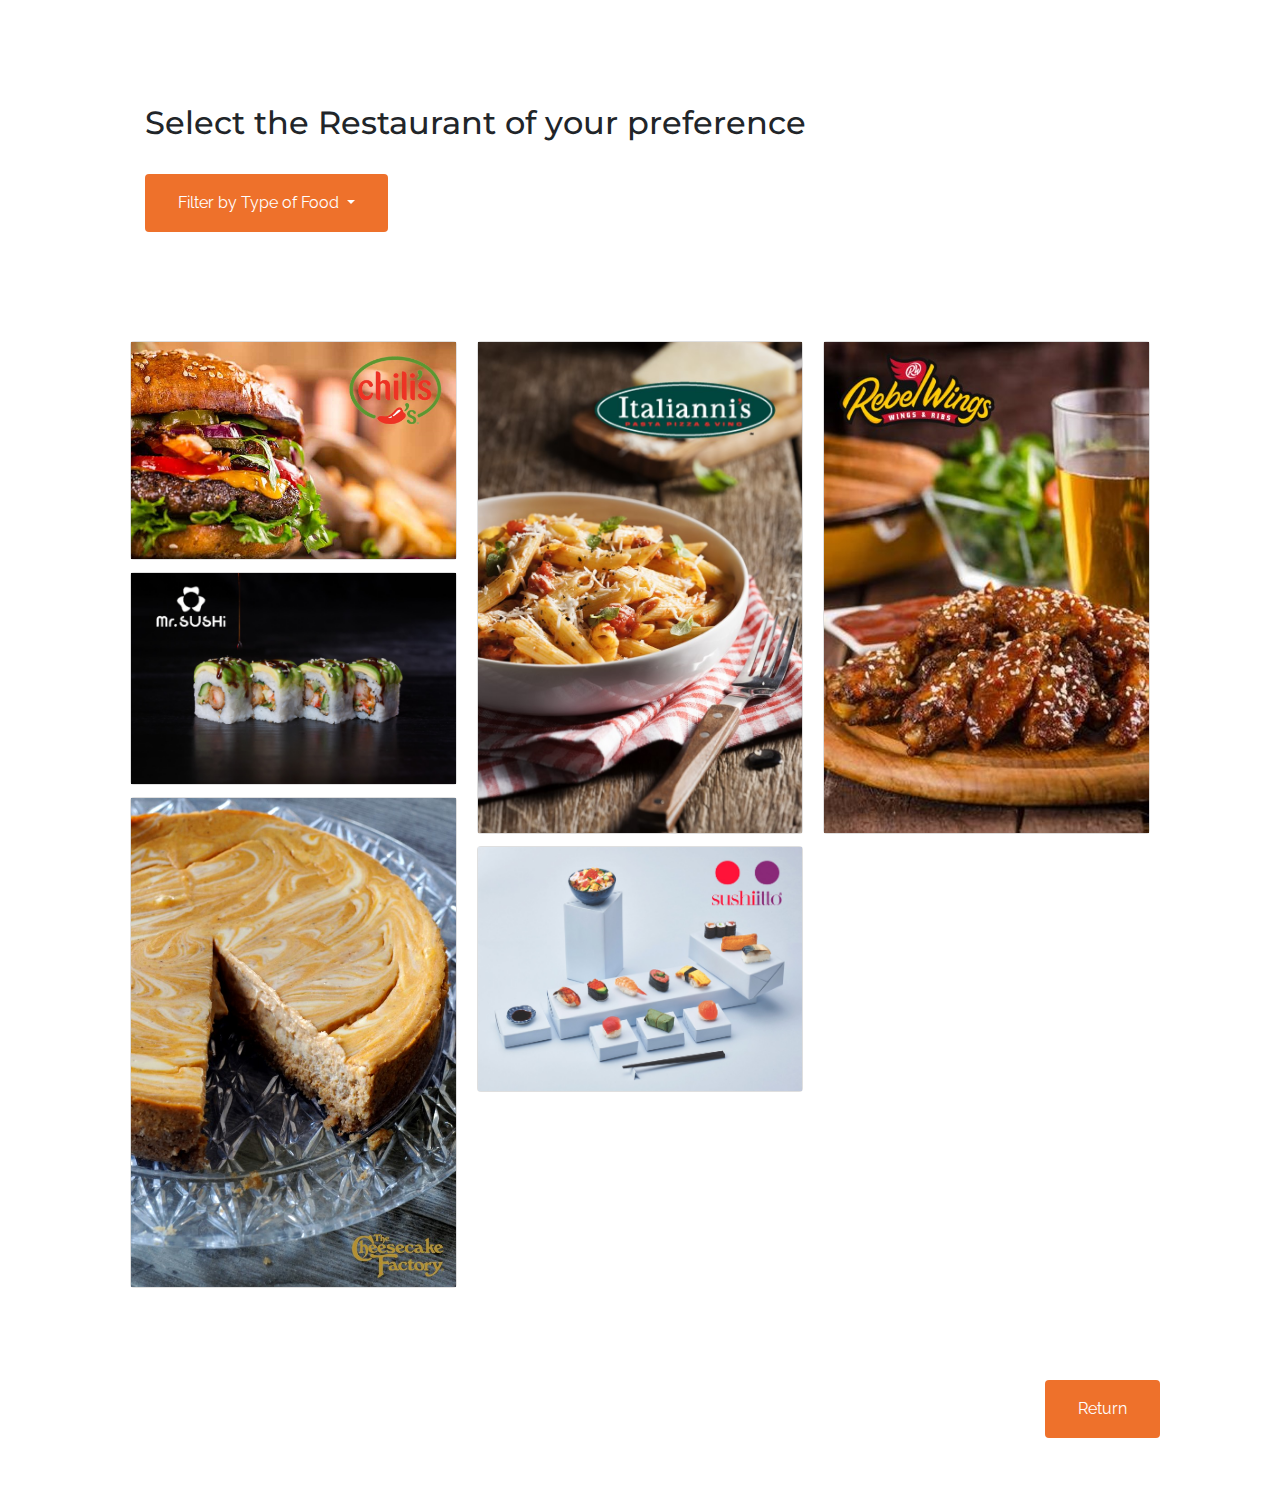
<file: Front/nr_catalogo_rest.html>
<!doctype html>
<html lang="en">
<link rel="icon" href="img/16.png" type="image/png" sizes="20x20">
  <head>
    <meta charset="utf-8">
    <meta name="viewport" content="width=device-width, initial-scale=1, shrink-to-fit=no">
    <link rel="stylesheet" href="https://maxcdn.bootstrapcdn.com/bootstrap/4.0.0/css/bootstrap.min.css" integrity="sha384-Gn5384xqQ1aoWXA+058RXPxPg6fy4IWvTNh0E263XmFcJlSAwiGgFAW/dAiS6JXm" crossorigin="anonymous">
    <link rel="stylesheet" type="text/css" href="css/style_1.css">
    <link rel="stylesheet" type="text/css" href="css/style3.css">
    <link rel="stylesheet" href="https://fonts.googleapis.com/css?family=Raleway:300,400,500,600,700%7CDancing+Script%7CMontserrat:400,700%7CMerriweather:400,300italic%7CLato:400,700,900">
    <title>Restaurants Catalogue | Dine-Split!</title>
  </head>

  <body>
    <div class="modal fade bd-example-modal-lg" tabindex="-1" role="dialog" id="menuRestaurante">
      <div class="modal-dialog modal-lg">
        <div class="modal-content">

              <div id="menu" class="container-fluid text-center">
                <h1 onclick="filter('all')" id="montse" style="font-size:50px; cursor: pointer">M  e n u</h1> <br> <br>
                <div id="montse"class="row" >
                  <div class="col-sm-4 col-lg-3 btn" onclick="filter('appetizer')">
                      <img src="img/01.png" class="option" alt="Appetizers">
                      <h3 >Appetizers</h3>
                  </div>
                  <div class="col-sm-4 col-lg-3 btn" onclick="filter('mdish')">
                      <img src="img/02.png" class="option" alt="Main Dish">
                      <h3>Main Dish</h3>
                  </div>
                  <div class="col-sm-4 col-lg-3 btn" onclick="filter('dessert')">
                      <img src="img/03.png" class="option" alt="Desserts">
                      <h3>Desserts</h3>
                  </div>
                  <div class="col-sm-4 col-lg-3 btn" onclick="filter('beverages')">
                      <img src="img/04.png" class="option" alt="Beverages">
                      <h3>Beverages</h3>
                  </div>
                </div>
              </div>

              <div class="column container mine" id="appetizer" name="appetizer">
                <div class="row">
                  <h1 id="montse">Appetizers</h1>
                </div>
                <div class="row">
                  <div class="col-s-12 col-md-4">
                    <img src="img/chilis/01.jpg" width="75%" height="75%">
                  </div>
                  <div class="col-s-12 col-md-4">
                    <h4>Fried Cheese</h4>
                    <p>Breaded Mozzarella cheese sticks, accompanied by Marinara sauce.</p>
                  </div>
                  <div class="col-s-12 col-md-4">
                    <h3>$150.00</h3>
                  </div>
                </div>
                <br><br>
                <div class="row">
                  <div class="col-s-12 col-md-4">
                    <img src="img/chilis/02.jpg" width="75%" height="75%">
                  </div>
                  <div class="col-s-12 col-md-4">
                    <h4>Ultimate Dipper</h4>
                    <p>Enjoy six incredible appetizers: <br>
                      Honey Chipotle Chicken Crisper <br>
                      Chicken Crispers <br>
                      Boneless Wings <br>
                      Famous Wings <br>
                      Fried Cheese <br>
                      Southwestern Eggrolls</p>
                  </div>
                  <div class="col-s-12 col-md-4">
                    <h3>$250.00</h3>
                  </div>
                </div>
              </div>

              <div class="column container mine" id="mdish" name="mdish">
                <div class="row">
                  <h1 id="montse">Main Dish</h1>
                </div>
                <div class="row">
                  <div class="col-s-12 col-md-4">
                    <img src="img/chilis/03.jpg" width="75%" height="75%">
                  </div>
                  <div class="col-s-12 col-md-4">
                    <h4>Famous Baby Back Ribs</h4>
                    <p>You can order half ribs of one flavor and half of another.<br>Accompanied with corn and french fries (368 g)</p>
                  </div>
                  <div class="col-s-12 col-md-4">
                    <h3>$380.00</h3>
                  </div>
                </div>
                <br><br>
                <div class="row">
                  <div class="col-s-12 col-md-4">
                    <img src="img/chilis/04.jpg" width="75%" height="75%">
                  </div>
                  <div class="col-s-12 col-md-4">
                    <h4>Oldtimer with Cheese</h4>
                    <p>Hamburger with mustard, lettuce, tomato, homemade pickles, red onion and Cheddar cheese.</p>
                  </div>
                  <div class="col-s-12 col-md-4">
                    <h3>$180.00</h3>
                  </div>
                </div>
                <br><br>
                <div class="row">
                  <div class="col-s-12 col-md-4">
                    <img src="img/chilis/05.png" width="75%" height="75%">
                  </div>
                  <div class="col-s-12 col-md-4">
                    <h4>Cajun Club Sandwich</h4>
                    <p>Sandwich with turkey or chicken breast, bacon, lettuce, tomato and a combination of cheeses. Accompanied by french fries.</p>
                  </div>
                  <div class="col-s-12 col-md-4">
                    <h3>$200.00</h3>
                  </div>
                </div>
              </div>

              <div class="column container mine" id="dessert" name="dessert">
                <div class="row">
                  <h1 id="montse">Desserts</h1>
                </div>
                <div class="row">
                  <div class="col-s-12 col-md-4">
                    <img src="img/chilis/06.jpg" width="75%" height="75%">
                  </div>
                  <div class="col-s-12 col-md-4">
                    <h4>Mini Molten</h4>
                    <p>Try our exquisite version of molten chocolate cake individually.</p>
                  </div>
                  <div class="col-s-12 col-md-4">
                    <h3>$60.00</h3>
                  </div>
                </div>
                <br><br>
                <div class="row">
                  <div class="col-s-12 col-md-4">
                    <img src="img/chilis/07.jpg" width="75%" height="75%">
                  </div>
                  <div class="col-s-12 col-md-4">
                    <h4>Skillet Chocolate Chip Cookie</h4>
                    <p>Topped with vanilla ice cream, hot fudge.</p>
                  </div>
                  <div class="col-s-12 col-md-4">
                    <h3>$150.00</h3>
                  </div>
                </div>
              </div>

              <div class="column container mine" id="beverages" name="beverages">
                <div class="row">
                  <h1 id="montse">Beverages</h1>
                </div>
                <div class="row">
                  <div class="col-s-12 col-md-4">
                    <img src="img/chilis/08.jpg" width="75%" height="75%">
                  </div>
                  <div class="col-s-12 col-md-4">
                    <h4>Limonade</h4>
                  </div>
                  <div class="col-s-12 col-md-4">
                    <h3>$60.00</h3>
                  </div>
                </div>
                <br><br>
                <div class="row">
                  <div class="col-s-12 col-md-4">
                    <img src="img/chilis/09.jpg" width="75%" height="75%">
                  </div>
                  <div class="col-s-12 col-md-4">
                    <h4>Orange juice</h4>
                  </div>
                  <div class="col-s-12 col-md-4">
                    <h3>$60.00</h3>
                  </div>
                </div>
                <br><br>
                <div class="row">
                  <div class="col-s-12 col-md-4">
                    <img src="img/chilis/10.png" width="75%" height="75%">
                  </div>
                  <div class="col-s-12 col-md-4">
                    <h4>Capuccino</h4>
                  </div>
                  <div class="col-s-12 col-md-4">
                    <h3>$70.00</h3>
                  </div>
                </div>
                <br><br>
                <div class="row">
                  <div class="col-s-12 col-md-4">
                    <img src="img/chilis/11.jpg" width="75%" height="75%">
                  </div>
                  <div class="col-s-12 col-md-4">
                    <h4>Red Berry Sangria</h4>
                  </div>
                  <div class="col-s-12 col-md-4">
                    <h3>$100.00</h3>
                  </div>
                </div>
              </div>
        </div>
      </div>
    </div>

    <div class="modal fade bd-example-modal-lg" tabindex="-1" role="dialog" id="reservarRestaurante">
      <div class="modal-dialog modal-lg">
        <div class="modal-content">
          <div class="container" style="
    padding: 0px 0;
">
            <div class="card" style="
    padding: 12px;
">
              <div class="row">
                <div class="row">
    <div class="col"><img src="img/chilis_restaurant.jpg" style="width:;width: 85%;margin: auto;text-align: center;display: block;" class="" alt="Responsive image" &raquo="">
                  <!-- ... = imagen del restaurante   ... _restaurant.jpg --></div>

                </div>

                <div class="col">
                  <div class="card-body p-5">
                    <h1 id="montse">Reservation at Chilis</h1>
                    <!-- ... = nombre del restaurante -->
                    <br>
                    <form id="raleway">
                      <h6>Host's Name</h6>
                      <input type="text" name="host_name" class="form-control" required="" autofocus="">
                      <br>
                      <div class="row">
                        <div class="col-lg-6">
                          <h6>People in your Party</h6>
                          <select class="form-control" name="party_number" required="">
                            <option value="">Select One</option>
                            <option value="2p">2</option>
                            <option value="3p">3</option>
                            <option value="4p">4</option>
                            <option value="5p">5</option>
                            <option value="6p">6</option>
                            <option value="7p">7</option>
                            <option value="8p">8</option>
                          </select>
                          <br>
                        </div>
                        <div class="col-lg-6">
                          <h6>Time of Arrival</h6>
                          <input type="time" name="time_arrival" class="form-control" required="">
                        </div>
                      </div>

                      <hr>
    <a id="returnbutton" href="nr_catalogo_rest.html" class="btn btn-default">Return</a>
                      <input id="button" type="submit" class="btn" value="Make Reservation">
                      <!-- ... = alerta de "The reservation has been made correctly! See you there" y redirigir a index -->


                      </form>

                  </div>
                </div>
              </div>
            </div>
          </div>
        </div>
      </div>
    </div>

    <br>
    <div id="raleway" class="container">
      <h2 id="opentext">Select the Restaurant of your preference</h2>
      <br>
      <div class="btn-group" id="botonfiltrado">
        <button id="button-F" type="btn" class="btn dropdown-toggle" data-toggle="dropdown" aria-haspopup="true" aria-expanded="false">
          Filter by Type of Food
        </button>
        <div id="button-F-ho"class="dropdown-menu">
              <a class="dropdown-item" onclick="Filtro('American')" href="#">American</a>
              <a class="dropdown-item" onclick="Filtro('Italian')" href="#">Italian</a>
              <a class="dropdown-item" onclick="Filtro('Japanese')" href="#">Japanese</a>
              <a class="dropdown-item" onclick="Filtro('all')" href="#">All Restaurants</a>
       </div>
      </div>
      <br> <br>
      <div class="container">
        <div class="card-columns ">
          <div class="card" id="American"> <!-- Agregar tipo a la bd correspondiente -->
              <img src="img/chilis1.jpg" style="width:100%" class="image">
              <!-- imagen  ...1.jpg -->
              <div class="middle">
                <a id="button" class="btn" onclick="$('#reservarRestaurante').modal()">>Reserve</a>
                <!-- Pones el href correcto -->
                <br><br>
                <a id="button" class="btn" onclick="$('#menuRestaurante').modal()">Explore</a>
              </div>
          </div>
          <!-- Puedes borrar los de abajo ya que pongas el php bien y asi -->
          <div class="card" id="Japanese">
              <img src="img/mrsushi1.jpg" style="width:100%" class="image">
              <div class="middle">
                <a id="button" class="btn" href="inicio.html">Reserve</a>
                <br><br>
                <a id="button" class="btn" href="inicio.html">Explore</a>
              </div>
          </div>
          <div class="card" id="American">
              <img src="img/cheesecakefactory1.jpg" style="width:100%" class="image">
              <div class="middle">
                <a id="button" class="btn" href="inicio.html">Reserve</a>
                <br><br>
                <a id="button" class="btn" href="inicio.html">Explore</a>
              </div>
          </div>
          <div class="card" id="Italian">
              <img src="img/italiannis1.jpg" style="width:100%" class="image">
              <div class="middle">
                <a id="button" class="btn" href="inicio.html">Reserve</a>
                <br><br>
                <a id="button" class="btn" href="inicio.html">Explore</a>
              </div>
          </div>
          <div class="card" id="Japanese">
              <img src="img/sushiitto1.jpg" style="width:100%" class="image">
              <div class="middle">
                <a id="button" class="btn" href="inicio.html">Reserve</a>
                <br><br>
                <a id="button" class="btn" href="inicio.html">Explore</a>
              </div>
          </div>
          <div class="card" id="American">
              <img src="img/rebelwings1.jpg" style="width:100%" class="image">
              <div class="middle">
                <a id="button" class="btn" href="inicio.html">Reserve</a>
                <br><br>
                <a id="button" class="btn" href="inicio.html">Explore</a>
              </div>
          </div>

        </div>
      </div>
      <a id="returnbutton" href="Principal_Usuario.html" class="btn btn-default">Return</a>

    </div>


    <script src="https://code.jquery.com/jquery-3.2.1.slim.min.js" integrity="sha384-KJ3o2DKtIkvYIK3UENzmM7KCkRr/rE9/Qpg6aAZGJwFDMVNA/GpGFF93hXpG5KkN" crossorigin="anonymous"></script>
    <script src="https://cdnjs.cloudflare.com/ajax/libs/popper.js/1.12.9/umd/popper.min.js" integrity="sha384-ApNbgh9B+Y1QKtv3Rn7W3mgPxhU9K/ScQsAP7hUibX39j7fakFPskvXusvfa0b4Q" crossorigin="anonymous"></script>
    <script src="https://maxcdn.bootstrapcdn.com/bootstrap/4.0.0/js/bootstrap.min.js" integrity="sha384-JZR6Spejh4U02d8jOt6vLEHfe/JQGiRRSQQxSfFWpi1MquVdAyjUar5+76PVCmYl" crossorigin="anonymous"></script>

    <script src="js/code_1.js"></script>
  </body>
</html>
</file>
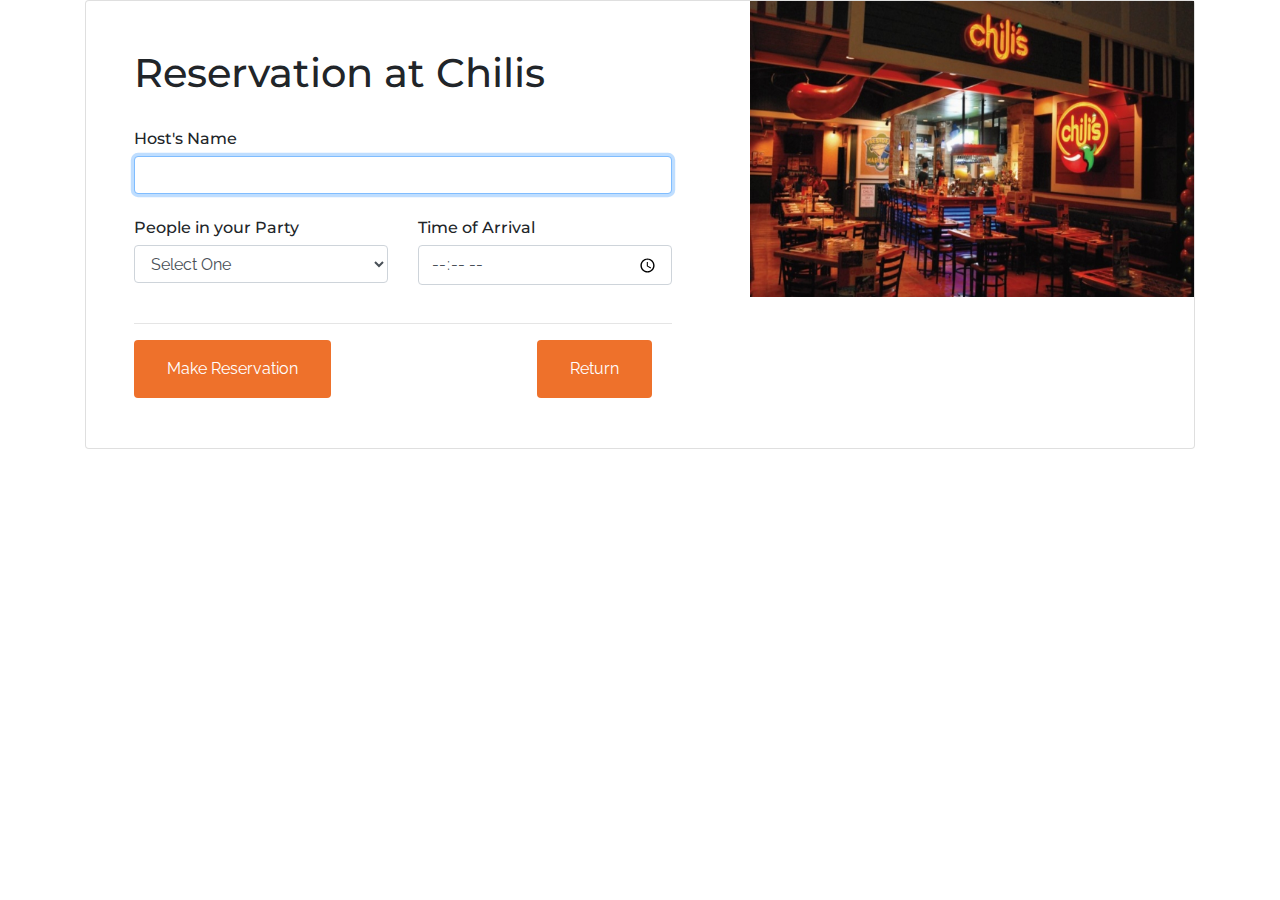
<file: Front/nr_Reserve.html>
<!doctype html>
<html lang="en">
<link rel="icon" href="img/16.png" type="image/png" sizes="20x20">
  <head>
    <meta charset="utf-8">
    <meta name="viewport" content="width=device-width, initial-scale=1, shrink-to-fit=no">
    <link rel="stylesheet" href="https://maxcdn.bootstrapcdn.com/bootstrap/4.0.0/css/bootstrap.min.css" integrity="sha384-Gn5384xqQ1aoWXA+058RXPxPg6fy4IWvTNh0E263XmFcJlSAwiGgFAW/dAiS6JXm" crossorigin="anonymous">
    <link rel="stylesheet" type="text/css" href="css/style_1.css">
    <title>Make a reservation in ... now! | Dine-Split!</title>
    <link rel="stylesheet" href="https://fonts.googleapis.com/css?family=Raleway:300,400,500,600,700%7CDancing+Script%7CMontserrat:400,700%7CMerriweather:400,300italic%7CLato:400,700,900">
    <!-- ... = nombre del restaurante -->
  </head>

  <body>

    <div class="container">
      <div class="card">
        <div class="row">
          <div class="col-md-5 order-md-2">
            <img src="img/chilis_restaurant.jpg" style="width:100%" class="img-fluid element" alt="Responsive image" &raquo>
            <!-- ... = imagen del restaurante   ... _restaurant.jpg -->
          </div>

          <div class="col-md-7 order-md-1">
            <div class="card-body p-5">
              <h1 id="montse">Reservation at Chilis</h1>
              <!-- ... = nombre del restaurante -->
              <br>
              <form id="raleway">
                <h6>Host's Name</h6>
                <input type="text" name="host_name" class="form-control" required autofocus>
                <br>
                <div class="row">
                  <div class="col-lg-6">
                    <h6>People in your Party</h6>
                    <select class="form-control" name="party_number" required>
                      <option value="">Select One</option>
                      <option value="2p">2</option>
                      <option value="3p">3</option>
                      <option value="4p">4</option>
                      <option value="5p">5</option>
                      <option value="6p">6</option>
                      <option value="7p">7</option>
                      <option value="8p">8</option>
                    </select>
                    <br>
                  </div>
                  <div class="col-lg-6">
                    <h6>Time of Arrival</h6>
                    <input type="time" name="time_arrival" class="form-control" required>
                  </div>
                </div>

                <hr>
                <input id="button" type="submit" class="btn" value="Make Reservation">
                <!-- ... = alerta de "The reservation has been made correctly! See you there" y redirigir a index -->
                <a id="returnbutton" href="nr_catalogo_rest.html" class="btn btn-default">Return</a>
              </form>

            </div>
          </div>
        </div>
      </div>
    </div>


    <script src="https://code.jquery.com/jquery-3.2.1.slim.min.js" integrity="sha384-KJ3o2DKtIkvYIK3UENzmM7KCkRr/rE9/Qpg6aAZGJwFDMVNA/GpGFF93hXpG5KkN" crossorigin="anonymous"></script>
    <script src="https://cdnjs.cloudflare.com/ajax/libs/popper.js/1.12.9/umd/popper.min.js" integrity="sha384-ApNbgh9B+Y1QKtv3Rn7W3mgPxhU9K/ScQsAP7hUibX39j7fakFPskvXusvfa0b4Q" crossorigin="anonymous"></script>
    <script src="https://maxcdn.bootstrapcdn.com/bootstrap/4.0.0/js/bootstrap.min.js" integrity="sha384-JZR6Spejh4U02d8jOt6vLEHfe/JQGiRRSQQxSfFWpi1MquVdAyjUar5+76PVCmYl" crossorigin="anonymous"></script>

    <script src="js/code_1.js"></script>
  </body>
</html>
</file>
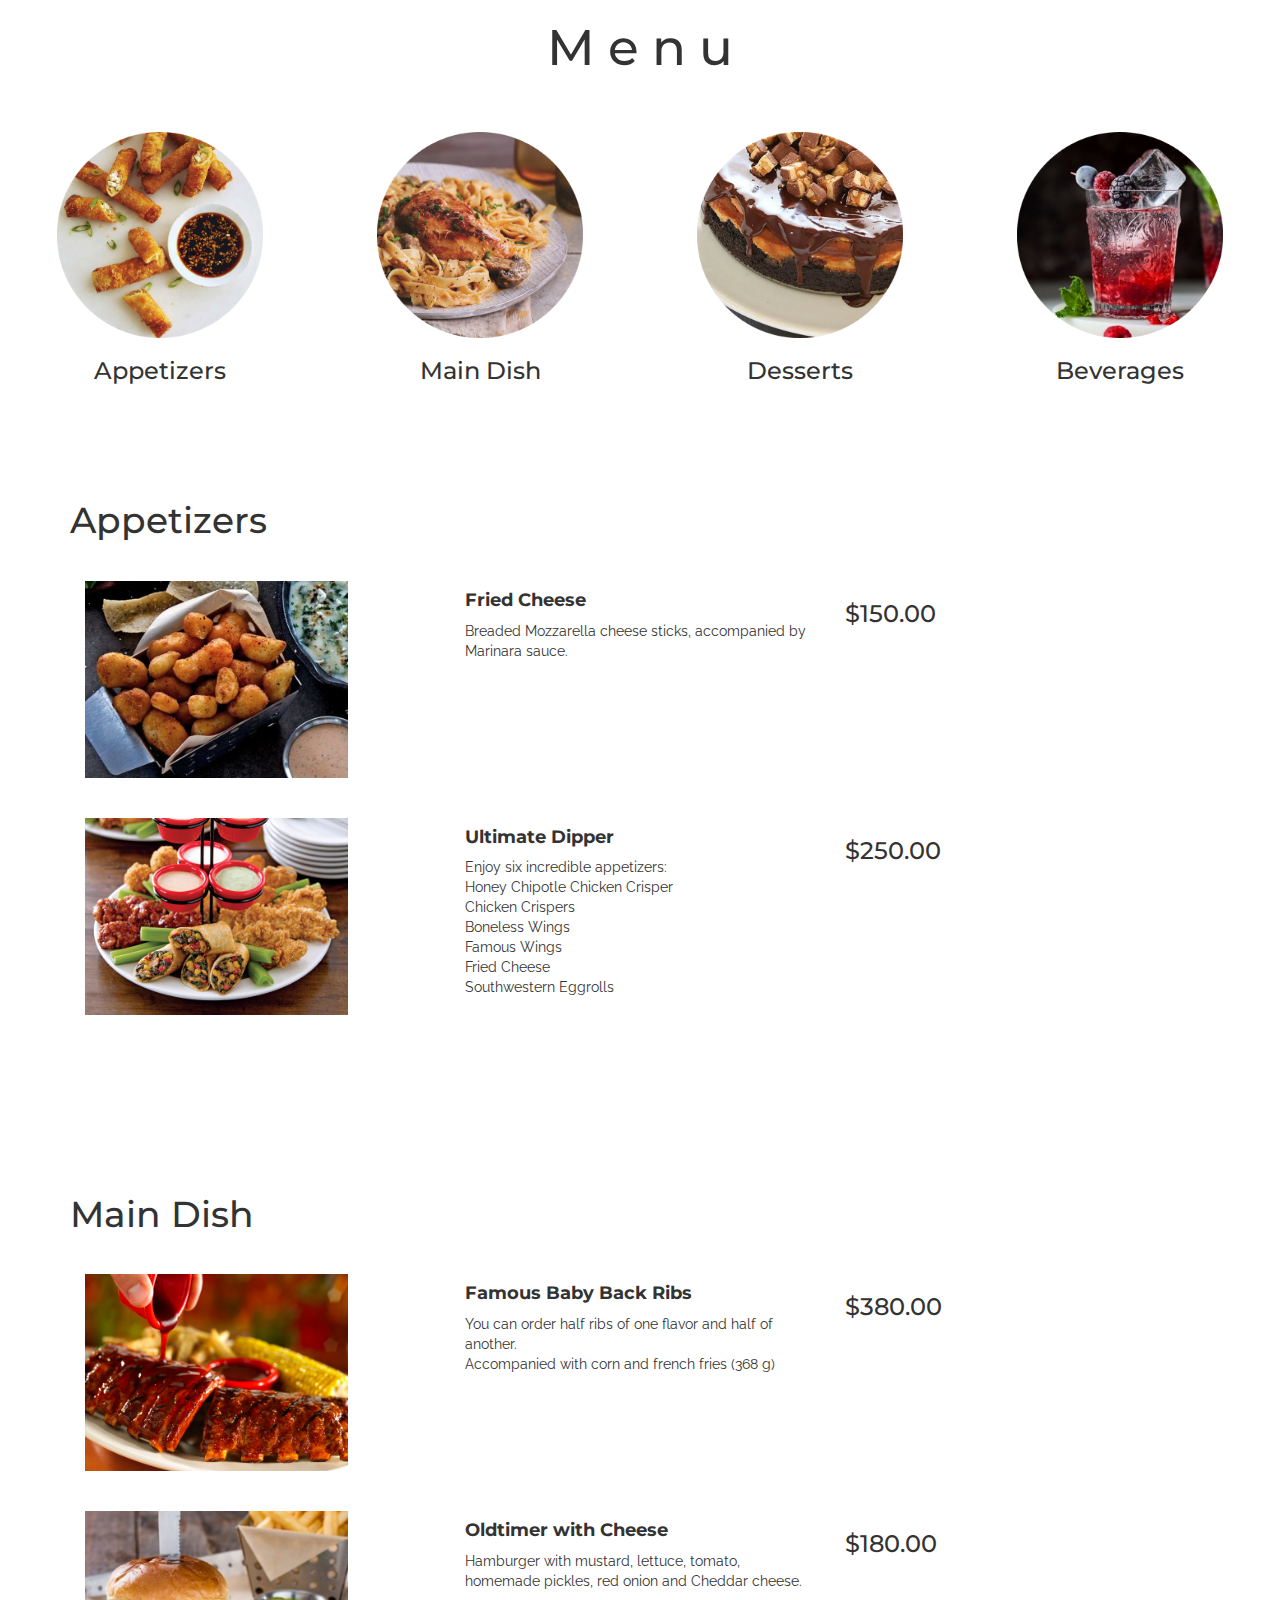
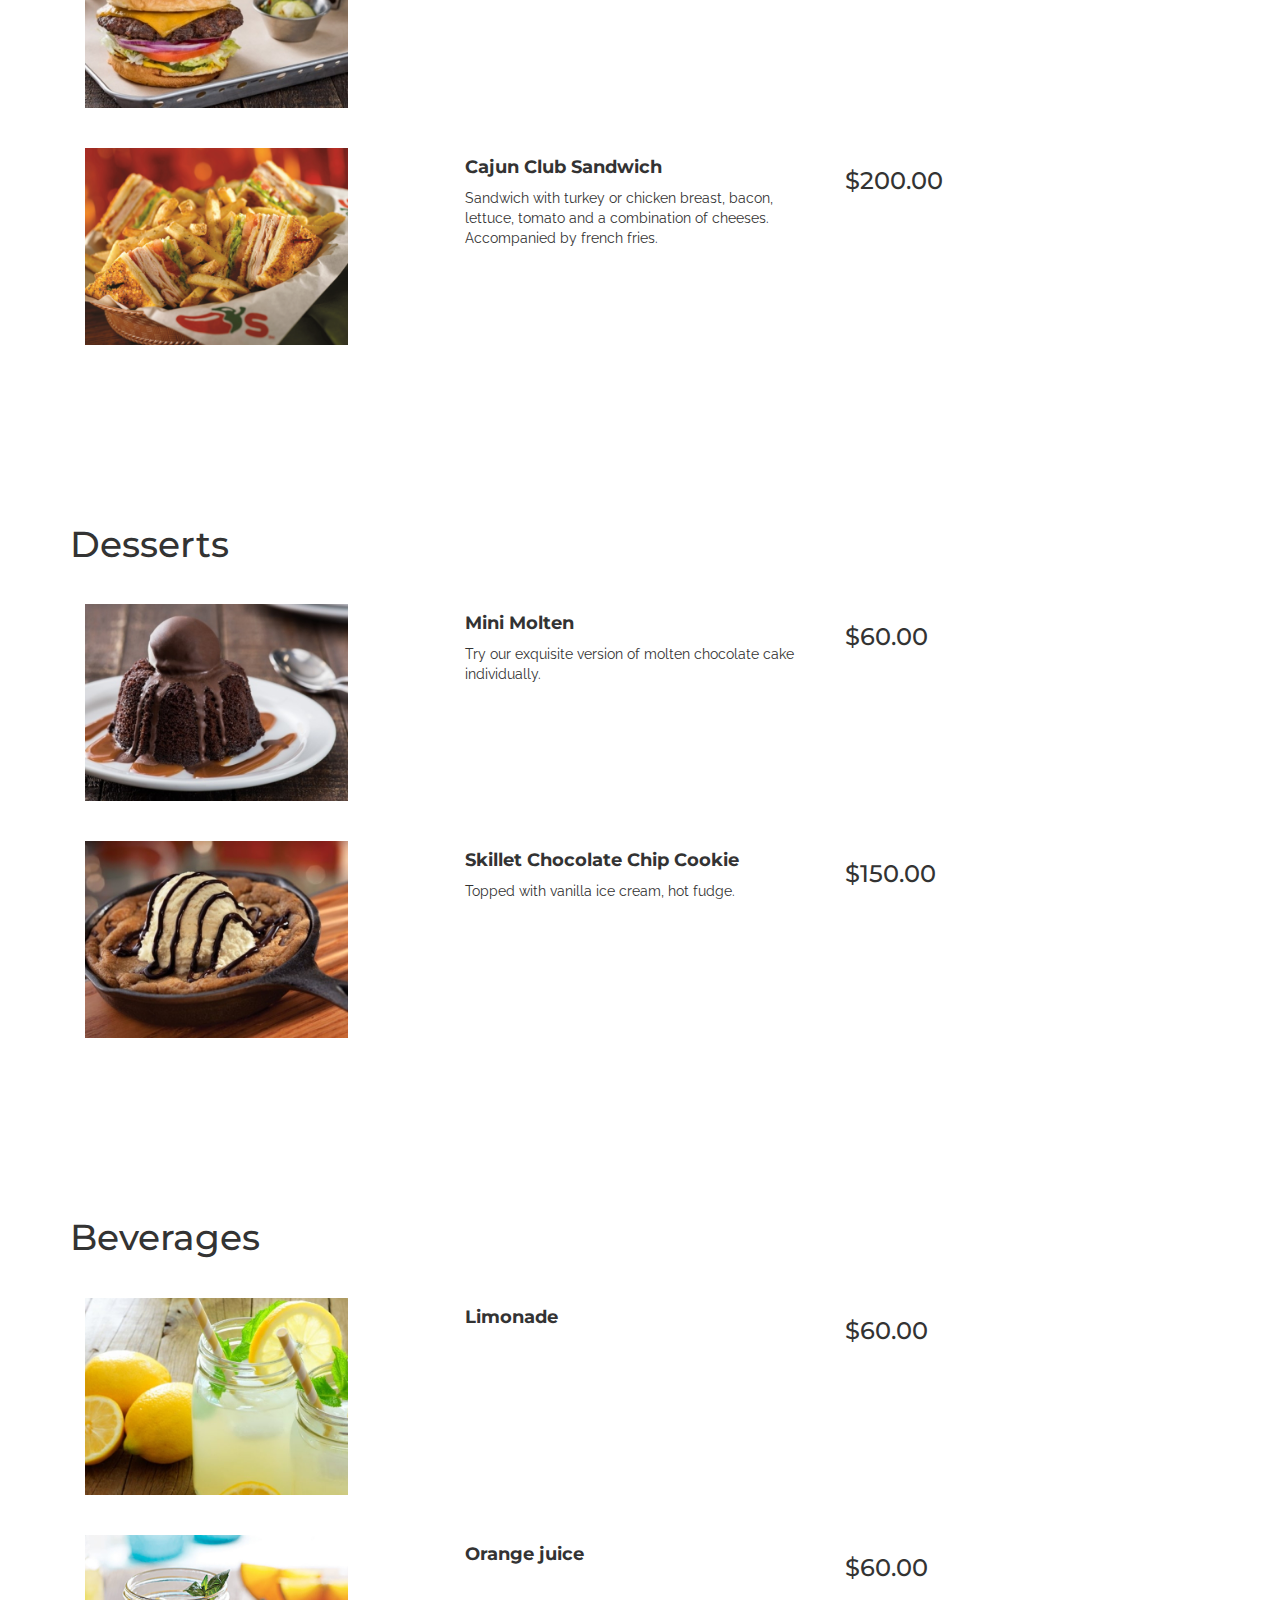
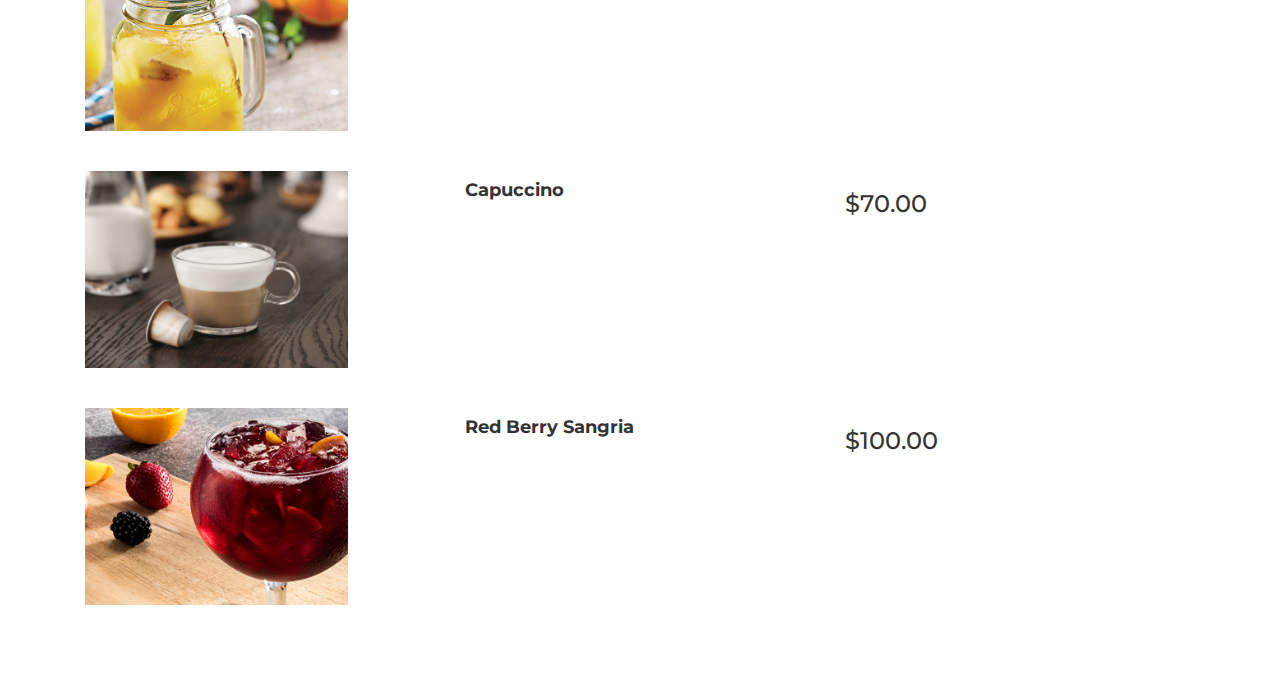
<file: Front/nrMenu.html>
<!DOCTYPE html>
<html lang="en">
  <head>
    <title>... Menu | Dine-Split!</title>
    <!-- ... es el nombre del restaurante -->
    <meta charset="utf-8">
    <meta name="viewport" content="width=device-width, initial-scale=1">
    <meta http-equiv="X-UA-Compatible" content="ie-edge">

    <link rel="icon" href="img/16.png" type="image/png" sizes="20x20">
    <link rel="stylesheet" href="https://maxcdn.bootstrapcdn.com/bootstrap/3.3.7/css/bootstrap.min.css">
    <script src="https://ajax.googleapis.com/ajax/libs/jquery/1.12.4/jquery.min.js"></script>
    <script src="https://maxcdn.bootstrapcdn.com/bootstrap/3.3.7/js/bootstrap.min.js"></script>
    <link rel="stylesheet" type="text/css" href="css/style3.css">
    <link rel="stylesheet" href="https://fonts.googleapis.com/css?family=Raleway:300,400,500,600,700%7CDancing+Script%7CMontserrat:400,700%7CMerriweather:400,300italic%7CLato:400,700,900">
  </head>

  <body data-spy="scroll" data-target=".navbar" data-offset="50">

    <div id="menu" class="container-fluid text-center">
      <h1 onclick="filter('all')" id="montse" style="font-size:50px; cursor: pointer">M  e n u</h1> <br> <br>
      <div id="montse"class="row" >
        <div class="col-sm-4 col-lg-3 btn" onclick="filter('appetizer')">
            <img src="img/01.png" class="option" alt="Appetizers">
            <h3 >Appetizers</h3>
        </div>
        <div class="col-sm-4 col-lg-3 btn" onclick="filter('mdish')">
            <img src="img/02.png" class="option" alt="Main Dish">
            <h3>Main Dish</h3>
        </div>
        <div class="col-sm-4 col-lg-3 btn" onclick="filter('dessert')">
            <img src="img/03.png" class="option" alt="Desserts">
            <h3>Desserts</h3>
        </div>
        <div class="col-sm-4 col-lg-3 btn" onclick="filter('beverages')">
            <img src="img/04.png" class="option" alt="Beverages">
            <h3>Beverages</h3>
        </div>
      </div>
    </div>

    <div class="column container mine" id="appetizer" name="appetizer">
      <div class="row">
        <h1 id="montse">Appetizers</h1>
      </div>
      <div class="row">
        <div class="col-s-12 col-md-4">
          <img src="img/chilis/01.jpg" width="75%" height="75%">
        </div>
        <div class="col-s-12 col-md-4">
          <h4>Fried Cheese</h4>
          <p>Breaded Mozzarella cheese sticks, accompanied by Marinara sauce.</p>
        </div>
        <div class="col-s-12 col-md-4">
          <h3>$150.00</h3>
        </div>
      </div>
      <br><br>
      <div class="row">
        <div class="col-s-12 col-md-4">
          <img src="img/chilis/02.jpg" width="75%" height="75%">
        </div>
        <div class="col-s-12 col-md-4">
          <h4>Ultimate Dipper</h4>
          <p>Enjoy six incredible appetizers: <br>
            Honey Chipotle Chicken Crisper <br>
            Chicken Crispers <br>
            Boneless Wings <br>
            Famous Wings <br>
            Fried Cheese <br>
            Southwestern Eggrolls</p>
        </div>
        <div class="col-s-12 col-md-4">
          <h3>$250.00</h3>
        </div>
      </div>
    </div>

    <div class="column container mine" id="mdish" name="mdish">
      <div class="row">
        <h1 id="montse">Main Dish</h1>
      </div>
      <div class="row">
        <div class="col-s-12 col-md-4">
          <img src="img/chilis/03.jpg" width="75%" height="75%">
        </div>
        <div class="col-s-12 col-md-4">
          <h4>Famous Baby Back Ribs</h4>
          <p>You can order half ribs of one flavor and half of another.<br>Accompanied with corn and french fries (368 g)</p>
        </div>
        <div class="col-s-12 col-md-4">
          <h3>$380.00</h3>
        </div>
      </div>
      <br><br>
      <div class="row">
        <div class="col-s-12 col-md-4">
          <img src="img/chilis/04.jpg" width="75%" height="75%">
        </div>
        <div class="col-s-12 col-md-4">
          <h4>Oldtimer with Cheese</h4>
          <p>Hamburger with mustard, lettuce, tomato, homemade pickles, red onion and Cheddar cheese.</p>
        </div>
        <div class="col-s-12 col-md-4">
          <h3>$180.00</h3>
        </div>
      </div>
      <br><br>
      <div class="row">
        <div class="col-s-12 col-md-4">
          <img src="img/chilis/05.png" width="75%" height="75%">
        </div>
        <div class="col-s-12 col-md-4">
          <h4>Cajun Club Sandwich</h4>
          <p>Sandwich with turkey or chicken breast, bacon, lettuce, tomato and a combination of cheeses. Accompanied by french fries.</p>
        </div>
        <div class="col-s-12 col-md-4">
          <h3>$200.00</h3>
        </div>
      </div>
    </div>

    <div class="column container mine" id="dessert" name="dessert">
      <div class="row">
        <h1 id="montse">Desserts</h1>
      </div>
      <div class="row">
        <div class="col-s-12 col-md-4">
          <img src="img/chilis/06.jpg" width="75%" height="75%">
        </div>
        <div class="col-s-12 col-md-4">
          <h4>Mini Molten</h4>
          <p>Try our exquisite version of molten chocolate cake individually.</p>
        </div>
        <div class="col-s-12 col-md-4">
          <h3>$60.00</h3>
        </div>
      </div>
      <br><br>
      <div class="row">
        <div class="col-s-12 col-md-4">
          <img src="img/chilis/07.jpg" width="75%" height="75%">
        </div>
        <div class="col-s-12 col-md-4">
          <h4>Skillet Chocolate Chip Cookie</h4>
          <p>Topped with vanilla ice cream, hot fudge.</p>
        </div>
        <div class="col-s-12 col-md-4">
          <h3>$150.00</h3>
        </div>
      </div>
    </div>

    <div class="column container mine" id="beverages" name="beverages">
      <div class="row">
        <h1 id="montse">Beverages</h1>
      </div>
      <div class="row">
        <div class="col-s-12 col-md-4">
          <img src="img/chilis/08.jpg" width="75%" height="75%">
        </div>
        <div class="col-s-12 col-md-4">
          <h4>Limonade</h4>
        </div>
        <div class="col-s-12 col-md-4">
          <h3>$60.00</h3>
        </div>
      </div>
      <br><br>
      <div class="row">
        <div class="col-s-12 col-md-4">
          <img src="img/chilis/09.jpg" width="75%" height="75%">
        </div>
        <div class="col-s-12 col-md-4">
          <h4>Orange juice</h4>
        </div>
        <div class="col-s-12 col-md-4">
          <h3>$60.00</h3>
        </div>
      </div>
      <br><br>
      <div class="row">
        <div class="col-s-12 col-md-4">
          <img src="img/chilis/10.png" width="75%" height="75%">
        </div>
        <div class="col-s-12 col-md-4">
          <h4>Capuccino</h4>
        </div>
        <div class="col-s-12 col-md-4">
          <h3>$70.00</h3>
        </div>
      </div>
      <br><br>
      <div class="row">
        <div class="col-s-12 col-md-4">
          <img src="img/chilis/11.jpg" width="75%" height="75%">
        </div>
        <div class="col-s-12 col-md-4">
          <h4>Red Berry Sangria</h4>
        </div>
        <div class="col-s-12 col-md-4">
          <h3>$100.00</h3>
        </div>
      </div>
    </div>

    <script src="js/code3.js"></script>
  </body>
</html>
</file>
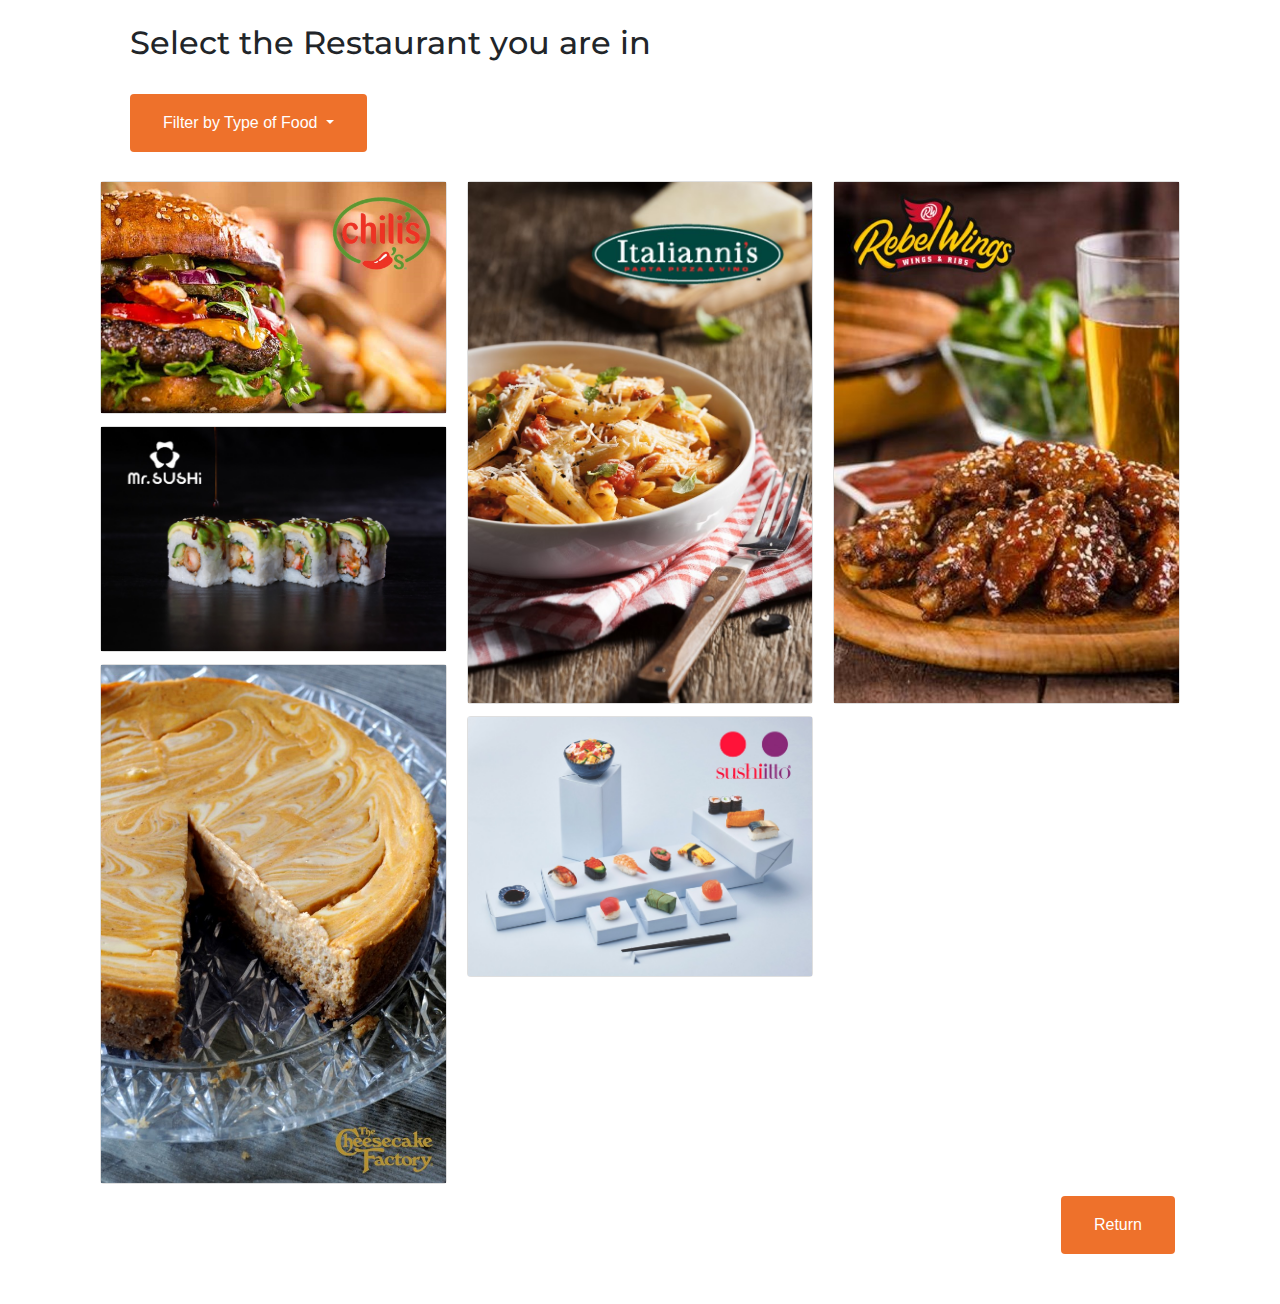
<file: Front/r_catalogo_rest.html>
<!doctype html>
<html lang="en">
<link rel="icon" href="img/16.png" type="image/png" sizes="20x20">
  <head>
    <meta charset="utf-8">
    <meta name="viewport" content="width=device-width, initial-scale=1, shrink-to-fit=no">
    <link rel="stylesheet" href="https://maxcdn.bootstrapcdn.com/bootstrap/4.0.0/css/bootstrap.min.css" integrity="sha384-Gn5384xqQ1aoWXA+058RXPxPg6fy4IWvTNh0E263XmFcJlSAwiGgFAW/dAiS6JXm" crossorigin="anonymous">
    <link rel="stylesheet" type="text/css" href="css/style_1.css">
    <link rel="stylesheet" href="https://fonts.googleapis.com/css?family=Raleway:300,400,500,600,700%7CDancing+Script%7CMontserrat:400,700%7CMerriweather:400,300italic%7CLato:400,700,900">
    <title>Restaurants Catalogue | Dine-Split!</title>
  </head>

  <body>
    <br>
    <div class="container">
      <h2 id="opentext">Select the Restaurant you are in</h2>
      <br>
      <div class="btn-group" id="botonfiltrado">
        <button id="button-F" type="btn" class="btn dropdown-toggle" data-toggle="dropdown" aria-haspopup="true" aria-expanded="false">
          Filter by Type of Food
        </button>
        <div id="button-F-ho" class="dropdown-menu">
              <a class="dropdown-item" onclick="Filtro('American')" href="#">American</a>
              <a class="dropdown-item" onclick="Filtro('Italian')" href="#">Italian</a>
              <a class="dropdown-item" onclick="Filtro('Japanese')" href="#">Japanese</a>
              <a class="dropdown-item" onclick="Filtro('all')" href="#">All Restaurants</a>
       </div>
      </div>
      <br> <br>
      <div class="container">
        <div class="card-columns ">
          <div class="card" id="American"> <!-- Agregar tipo a la bd correspondiente -->
              <img src="img/chilis1.jpg" style="width:100%" class="image">
              <!-- imagen  ...1.jpg -->
              <div class="middle">
                <a id="button" class="btn" href="r_OrderPay.html">I'm here!</a>
                <!-- Pones el href correcto -->
              </div>
          </div>
          <!-- Puedes borrar ya que este hecho el php -->
          <div class="card" id="Japanese">
              <img src="img/mrsushi1.jpg" style="width:100%" class="image">
              <div class="middle">
                <a id="button" class="btn" href="inicio.html">I'm here!</a>
              </div>
          </div>
          <div class="card" id="American">
              <img src="img/cheesecakefactory1.jpg" style="width:100%" class="image">
              <div class="middle">
                <a id="button" class="btn" href="inicio.html">I'm here!</a>
              </div>
          </div>
          <div class="card" id="Italian">
              <img src="img/italiannis1.jpg" style="width:100%" class="image">
              <div class="middle">
                <a id="button" class="btn" href="inicio.html">I'm here!</a>
              </div>
          </div>
          <div class="card" id="Japanese">
              <img src="img/sushiitto1.jpg" style="width:100%" class="image">
              <div class="middle">
                <a id="button" class="btn" href="inicio.html">I'm here!</a>
              </div>
          </div>
          <div class="card" id="American">
              <img src="img/rebelwings1.jpg" style="width:100%" class="image">
              <div class="middle">
                <a id="button" class="btn" href="inicio.html">I'm here!</a>
              </div>
          </div>

        </div>
      </div>
      <a id="returnbutton" href="Principal_Usuario.html" class="btn btn-default">Return</a>
    </div>



    <script src="https://code.jquery.com/jquery-3.2.1.slim.min.js" integrity="sha384-KJ3o2DKtIkvYIK3UENzmM7KCkRr/rE9/Qpg6aAZGJwFDMVNA/GpGFF93hXpG5KkN" crossorigin="anonymous"></script>
    <script src="https://cdnjs.cloudflare.com/ajax/libs/popper.js/1.12.9/umd/popper.min.js" integrity="sha384-ApNbgh9B+Y1QKtv3Rn7W3mgPxhU9K/ScQsAP7hUibX39j7fakFPskvXusvfa0b4Q" crossorigin="anonymous"></script>
    <script src="https://maxcdn.bootstrapcdn.com/bootstrap/4.0.0/js/bootstrap.min.js" integrity="sha384-JZR6Spejh4U02d8jOt6vLEHfe/JQGiRRSQQxSfFWpi1MquVdAyjUar5+76PVCmYl" crossorigin="anonymous"></script>

    <script src="js/code_1.js"></script>
  </body>
</html>
</file>
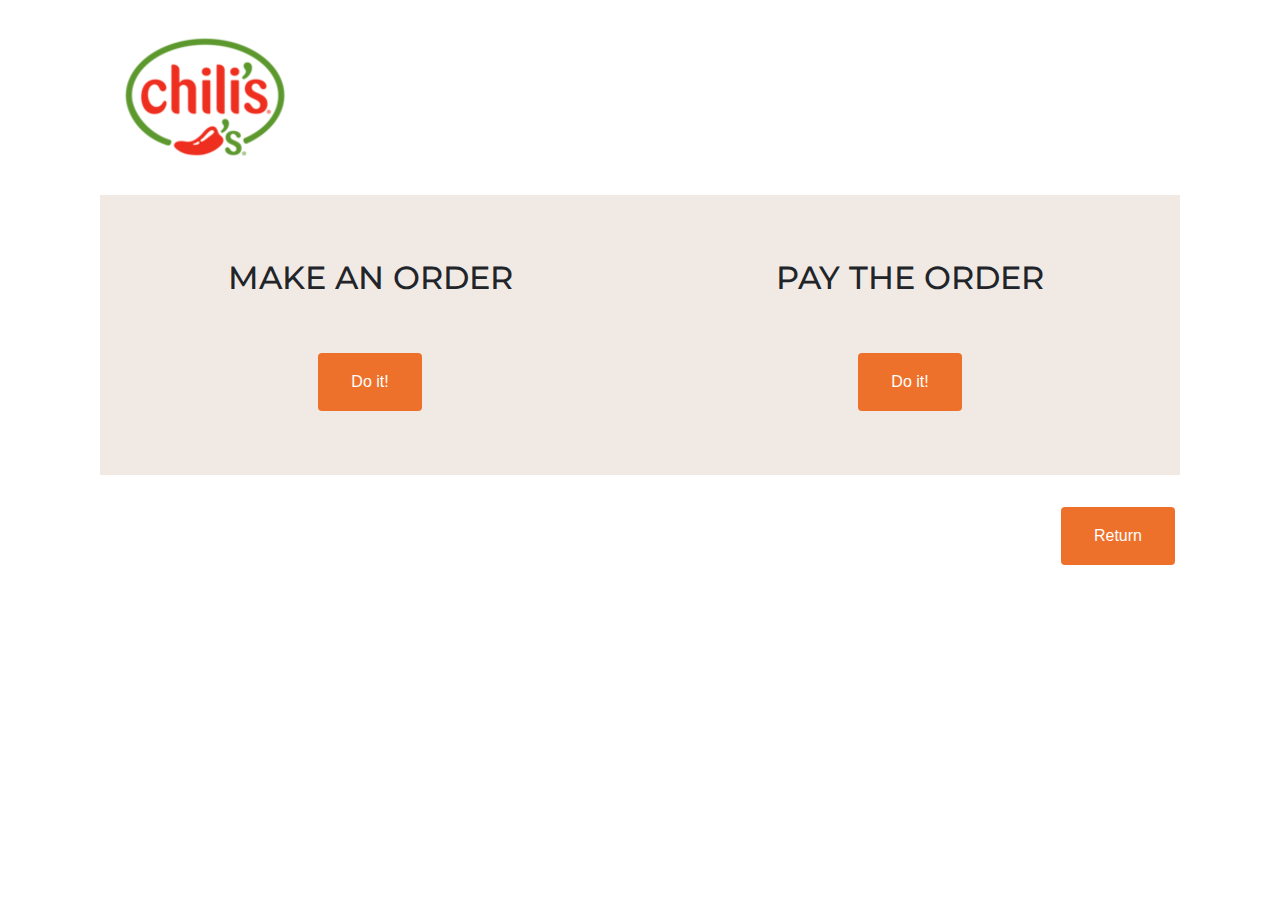
<file: Front/r_OrderPay.html>
<!doctype html>
<html lang="en">
<link rel="icon" href="img/16.png" type="image/png" sizes="20x20">
  <head>
    <!-- Required meta tags -->
    <meta charset="utf-8">
    <meta name="viewport" content="width=device-width, initial-scale=1, shrink-to-fit=no">
    <!-- Bootstrap CSS -->
    <link rel="stylesheet" href="https://maxcdn.bootstrapcdn.com/bootstrap/4.0.0/css/bootstrap.min.css" integrity="sha384-Gn5384xqQ1aoWXA+058RXPxPg6fy4IWvTNh0E263XmFcJlSAwiGgFAW/dAiS6JXm" crossorigin="anonymous">
    <link rel="stylesheet" type="text/css" href="css/style_1.css">
    <title>Actions | Dine-Split!</title>
    <link rel="stylesheet" href="https://fonts.googleapis.com/css?family=Raleway:300,400,500,600,700%7CDancing+Script%7CMontserrat:400,700%7CMerriweather:400,300italic%7CLato:400,700,900">
  </head>

  <body>
    <br>
    <div class="container">
      <div class="container-fluid" >
        <img id="logo" src="img/chilis_logo.png" >
        <!-- ... = imagen del restaurante... _logo.png -->
      </div>
      <br>
      <div class="container" id="center_Actions">
        <div class="jumbotron jumbotron-fluid" style="background-color:#F1E9E3">
          <div class="container">
            <div class="row">
              <div class="col">
                <h2>MAKE AN ORDER</h2><br><br>
                <a id="button-Do" class="btn" href="rMenu.html">Do it!</a>
                <!-- Pones el href correcto -->
              </div>
              <div class="col">
                <h2>PAY THE ORDER</h2><br><br>
                <a id="button-Do" class="btn" href="rPayment.html">Do it!</a>
                <!-- Pones el href correcto -->
              </div>
            </div>
          </div>
        </div>
      </div>

      <a id="returnbutton" href="r_catalogo_rest.html" class="btn btn-default">Return</a>
    </div>



    <script src="https://code.jquery.com/jquery-3.2.1.slim.min.js" integrity="sha384-KJ3o2DKtIkvYIK3UENzmM7KCkRr/rE9/Qpg6aAZGJwFDMVNA/GpGFF93hXpG5KkN" crossorigin="anonymous"></script>
    <script src="https://cdnjs.cloudflare.com/ajax/libs/popper.js/1.12.9/umd/popper.min.js" integrity="sha384-ApNbgh9B+Y1QKtv3Rn7W3mgPxhU9K/ScQsAP7hUibX39j7fakFPskvXusvfa0b4Q" crossorigin="anonymous"></script>
    <script src="https://maxcdn.bootstrapcdn.com/bootstrap/4.0.0/js/bootstrap.min.js" integrity="sha384-JZR6Spejh4U02d8jOt6vLEHfe/JQGiRRSQQxSfFWpi1MquVdAyjUar5+76PVCmYl" crossorigin="anonymous"></script>

    <script src="js/code_1.js"></script>
  </body>
</html>
</file>
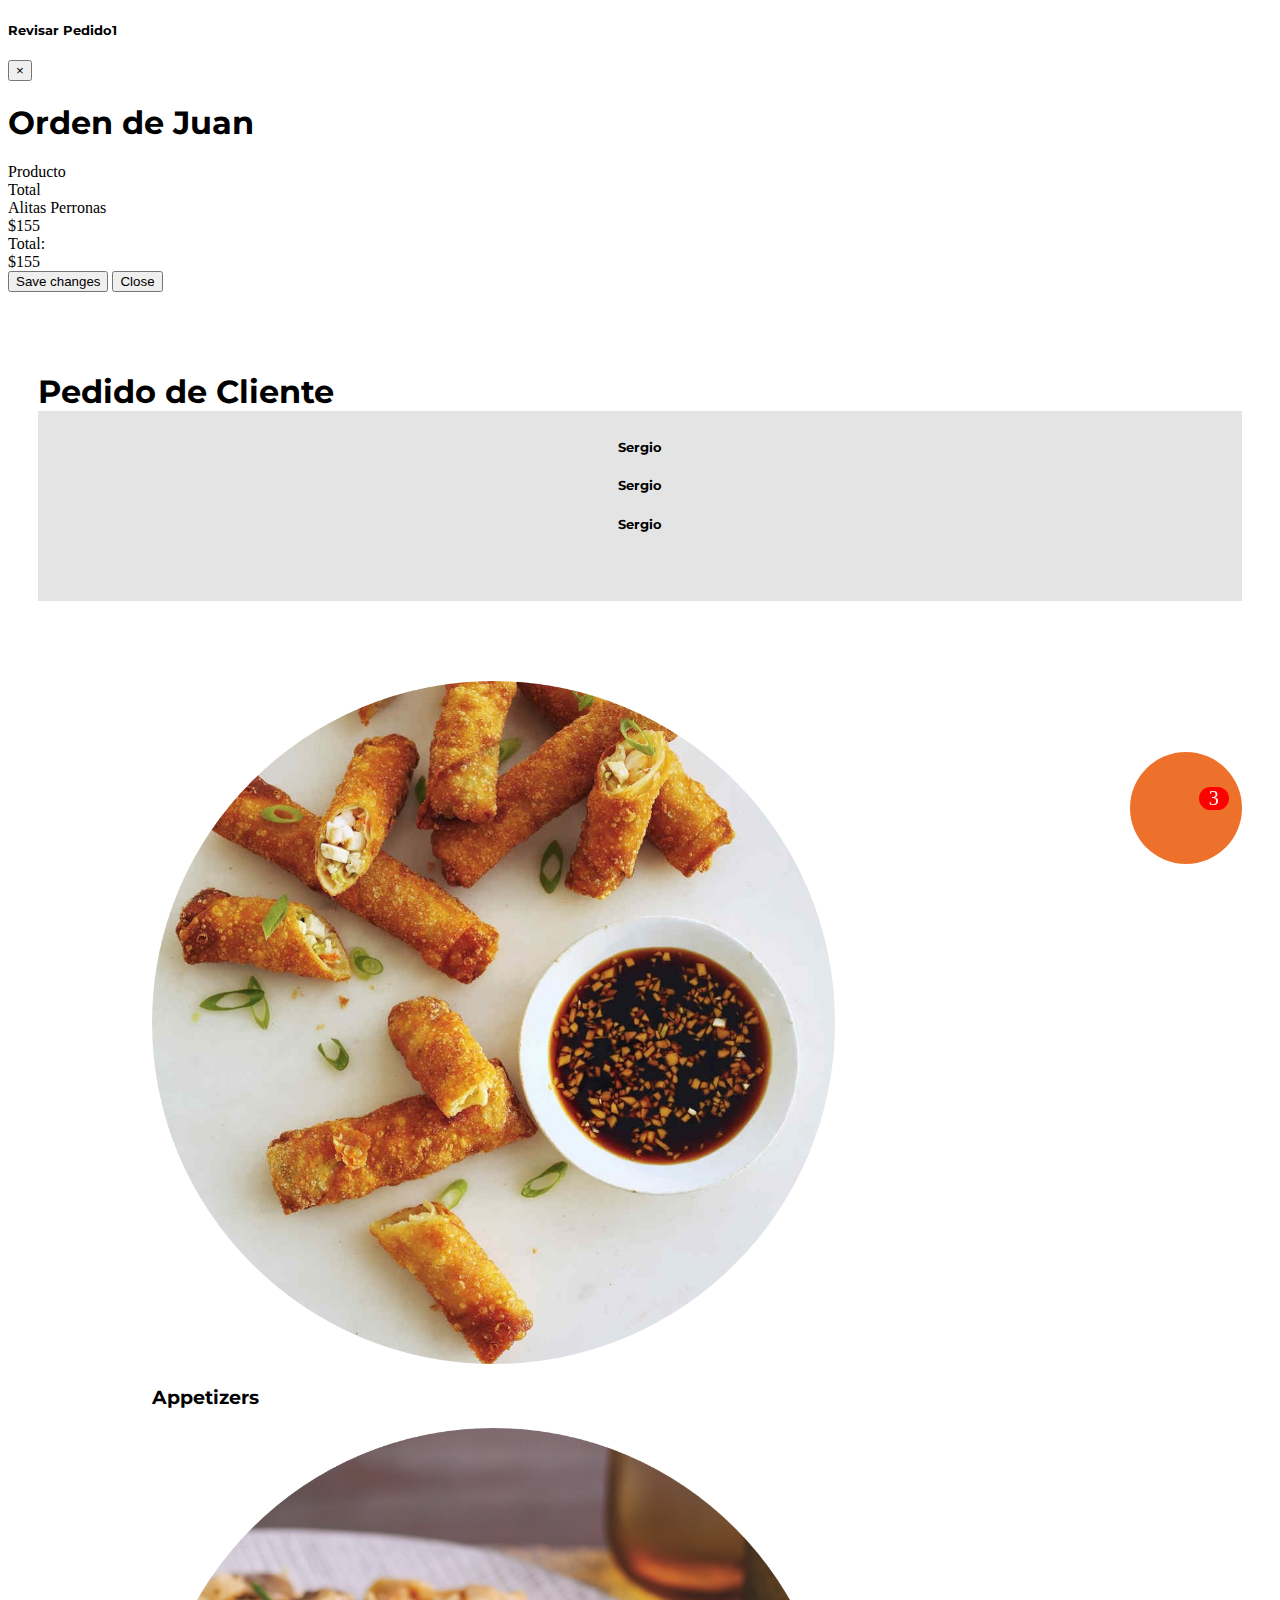
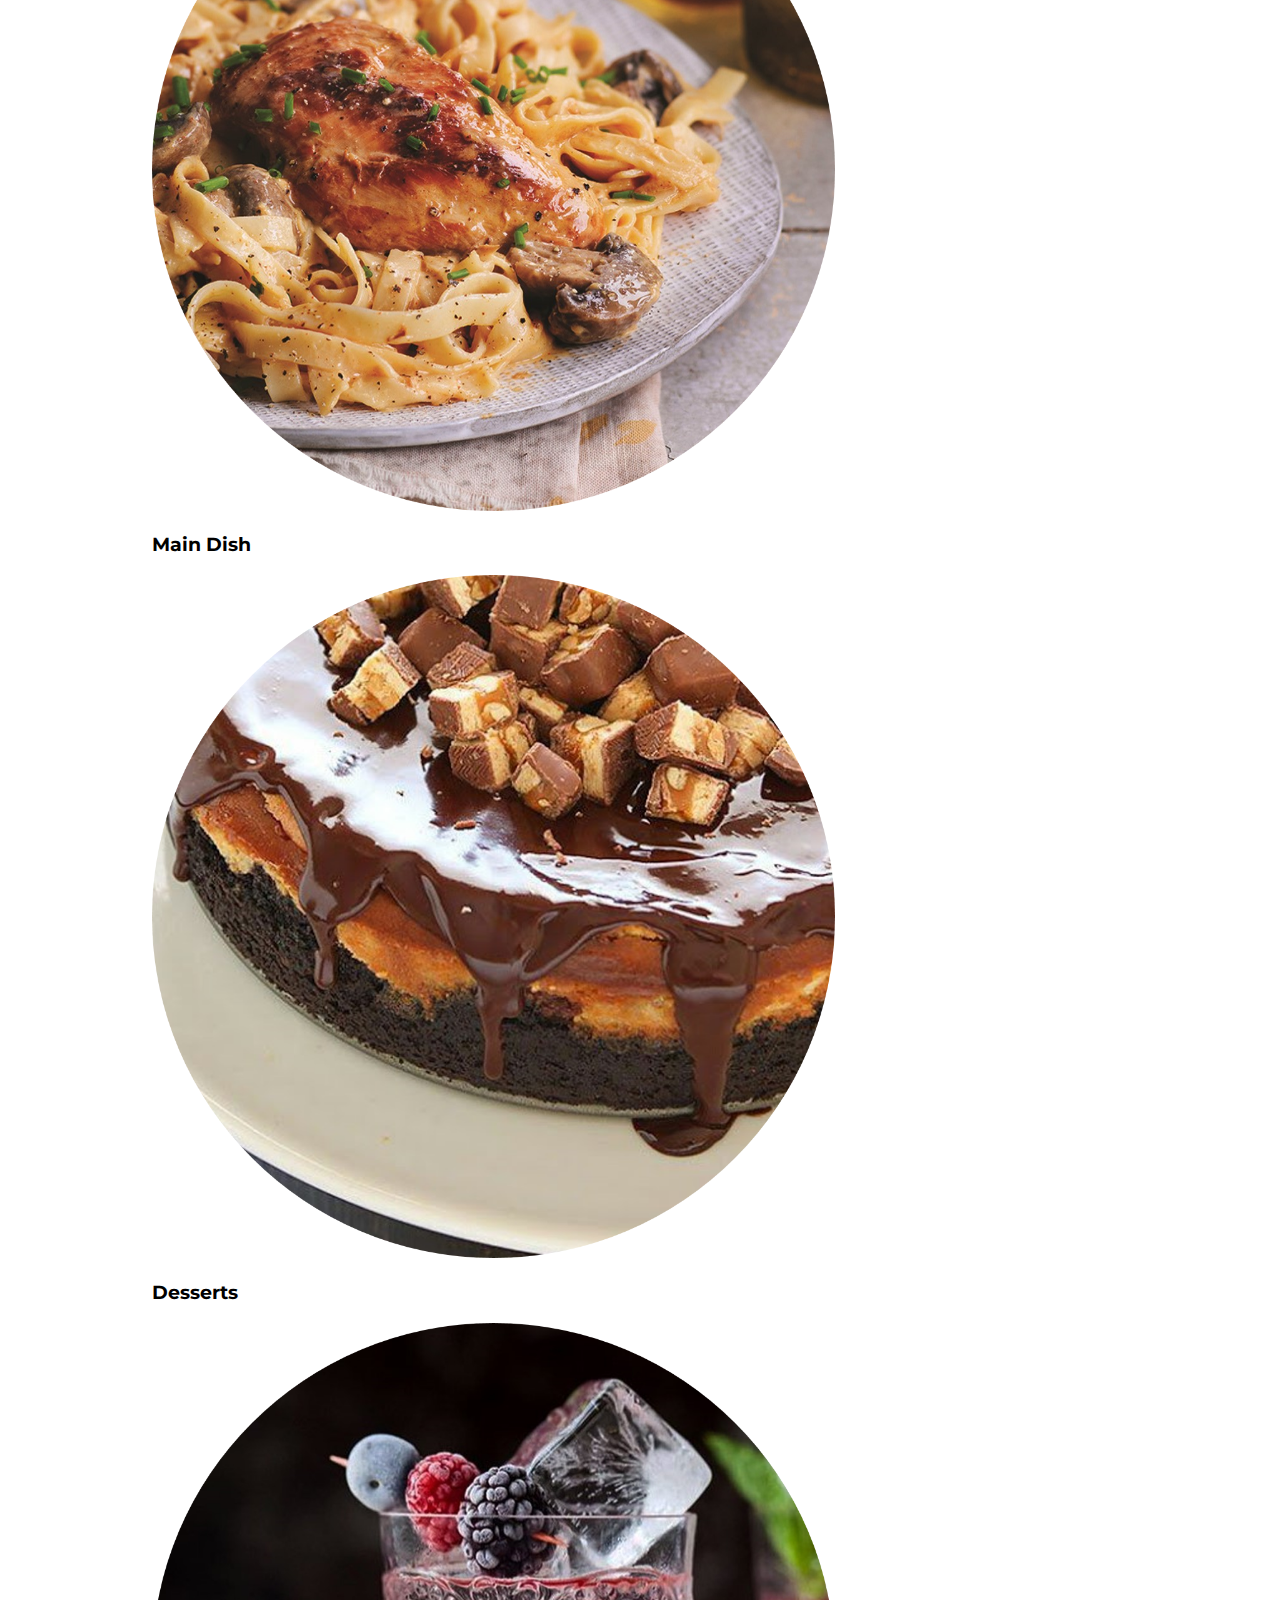
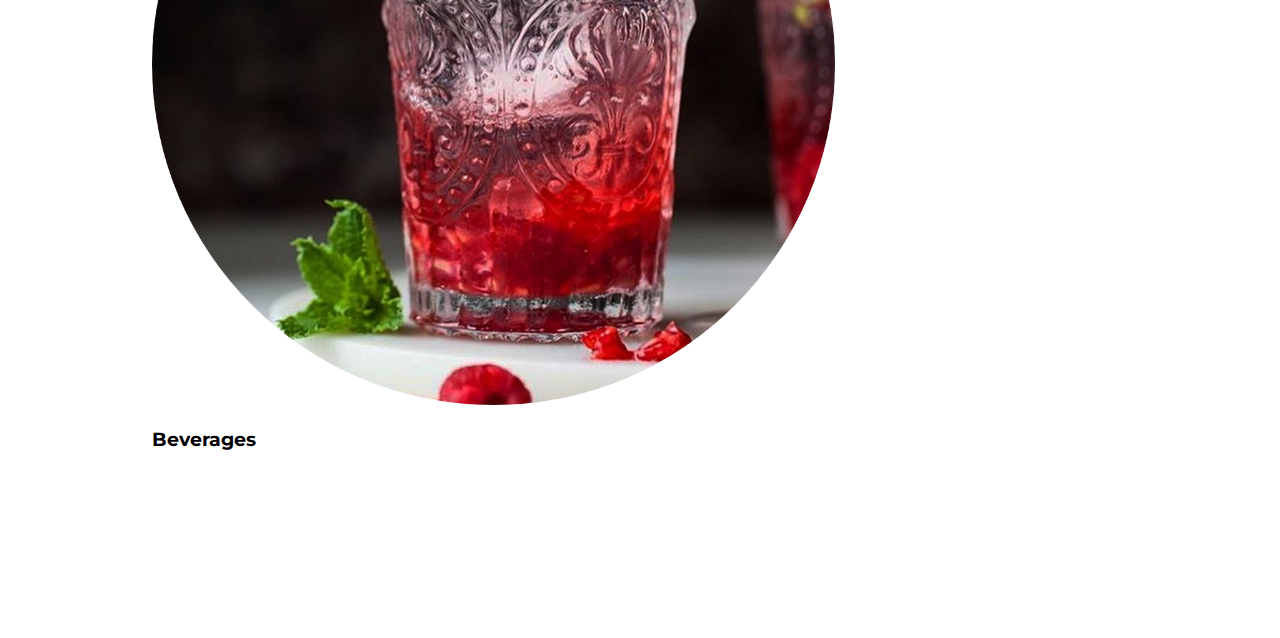
<file: Front/rMenu.html>
<!DOCTYPE html>
<html lang="en">

<head>
  <title>... Menu | Dine-Split!</title>
  <!-- ... es el nombre del restaurante -->
  <meta charset="utf-8">
  <meta name="viewport" content="width=device-width, initial-scale=1">
  <meta http-equiv="X-UA-Compatible" content="ie-edge">

  <link rel="icon" href="img/16.png" type="image/png" sizes="20x20">
  <link rel="stylesheet" href="https://stackpath.bootstrapcdn.com/bootstrap/4.1.3/css/bootstrap.min.css" integrity="sha384-MCw98/SFnGE8fJT3GXwEOngsV7Zt27NXFoaoApmYm81iuXoPkFOJwJ8ERdknLPMO"
    crossorigin="anonymous">
  <script src="https://code.jquery.com/jquery-3.3.1.slim.min.js" integrity="sha384-q8i/X+965DzO0rT7abK41JStQIAqVgRVzpbzo5smXKp4YfRvH+8abtTE1Pi6jizo"
    crossorigin="anonymous"></script>
  <script src="https://cdnjs.cloudflare.com/ajax/libs/popper.js/1.14.3/umd/popper.min.js" integrity="sha384-ZMP7rVo3mIykV+2+9J3UJ46jBk0WLaUAdn689aCwoqbBJiSnjAK/l8WvCWPIPm49"
    crossorigin="anonymous"></script>
  <script src="https://stackpath.bootstrapcdn.com/bootstrap/4.1.3/js/bootstrap.min.js" integrity="sha384-ChfqqxuZUCnJSK3+MXmPNIyE6ZbWh2IMqE241rYiqJxyMiZ6OW/JmZQ5stwEULTy"
    crossorigin="anonymous"></script>
  <link rel="stylesheet" href="https://use.fontawesome.com/releases/v5.5.0/css/all.css" integrity="sha384-B4dIYHKNBt8Bc12p+WXckhzcICo0wtJAoU8YZTY5qE0Id1GSseTk6S+L3BlXeVIU"
    crossorigin="anonymous">
  <link rel="stylesheet" type="text/css" href="css/style3.css">
  <link rel="stylesheet" type="text/css" href="css/estiloMenu.css">
  <link rel="stylesheet" href="https://fonts.googleapis.com/css?family=Raleway:300,400,500,600,700%7CDancing+Script%7CMontserrat:400,700%7CMerriweather:400,300italic%7CLato:400,700,900">
</head>

<body data-spy="scroll" data-target=".navbar" data-offset="50">

  <div class="modal" tabindex="-1" role="dialog" id="modalCarrito">
    <div class="modal-dialog" role="document">
      <div class="modal-content">
        <div class="modal-header">
          <h5 class="modal-title">Revisar Pedido1</h5>
          <button type="button" class="close" data-dismiss="modal" aria-label="Close">
            <span aria-hidden="true">&times;</span>
          </button>
        </div>
        <div class="modal-body">
            <div class="row">
                <h1>Orden de Juan</h1>
              </div>
              <div class="row">
                <div class="col">
                  <div class="row" id="header">
                    <div class="col-8">
                      Producto
                    </div>
                    <div class="col-4">
                      Total
                    </div>
                  </div>
          
                  <div class="row">
                    <div class="col-8">
                      Alitas Perronas
                    </div>
                    <div class="col-4">
                      $155
                    </div>
                  </div>
          
                  <div class="row" id="footer">
                    <div class="col-8">
                      Total:
                    </div>
                    <div class="col-4">
                      $155
                    </div>
                  </div>
                </div>
              </div>
        </div>
        <div class="modal-footer">
          <button type="button" class="btn btn-primary">Save changes</button>
          <button type="button" class="btn btn-secondary" data-dismiss="modal">Close</button>
        </div>
      </div>
    </div>
  </div>

  <div class="container">
    <div class="row text-center">
      <h1 style="margin: auto;">Pedido de Cliente</h1>
    </div>
    <div class="row" id="insertarPersonas">
      <div class="col-2">
        <div class="contUsuario">
          <i class="far fa-user"></i>
        </div>
        <h5 class="nombreUsuario">Sergio</h5>
      </div>
      <div class="col-2">
        <div class="contUsuario">
          <i class="far fa-user"></i>
        </div>
        <h5 class="nombreUsuario">Sergio</h5>
      </div>
      <div class="col-2">
        <div class="contUsuario">
          <i class="far fa-user"></i>
        </div>
        <h5 class="nombreUsuario">Sergio</h5>
      </div>
    </div>
  </div>

  <div class="container-fluid text-center">

    <div id="filtros" class="row">
      <div class="col-sm-4 col-lg-3 btn" onclick="filter('appetizer')">
        <img src="img/01.png" class="option" alt="Appetizers">
        <h3>Appetizers</h3>
      </div>
      <div class="col-sm-4 col-lg-3 btn" onclick="filter('mdish')">
        <img src="img/02.png" class="option" alt="Main Dish">
        <h3>Main Dish</h3>
      </div>
      <div class="col-sm-4 col-lg-3 btn" onclick="filter('dessert')">
        <img src="img/03.png" class="option" alt="Desserts">
        <h3>Desserts</h3>
      </div>
      <div class="col-sm-4 col-lg-3 btn" onclick="filter('beverages')">
        <img src="img/04.png" class="option" alt="Beverages">
        <h3>Beverages</h3>
      </div>
    </div>
  </div>

  <div class="container">
    <div class="row" id="insertarAlimentos">

    </div>
  </div>


  <div id="botonCarrito">
    <div id="cantidadCarrito">
      3
    </div>
    <i class="fas fa-list-alt"></i>
  </div>


  <script src="js/code3.js"></script>
  <script src="js/scriptMenu.js"></script>
</body>

</html>
</file>
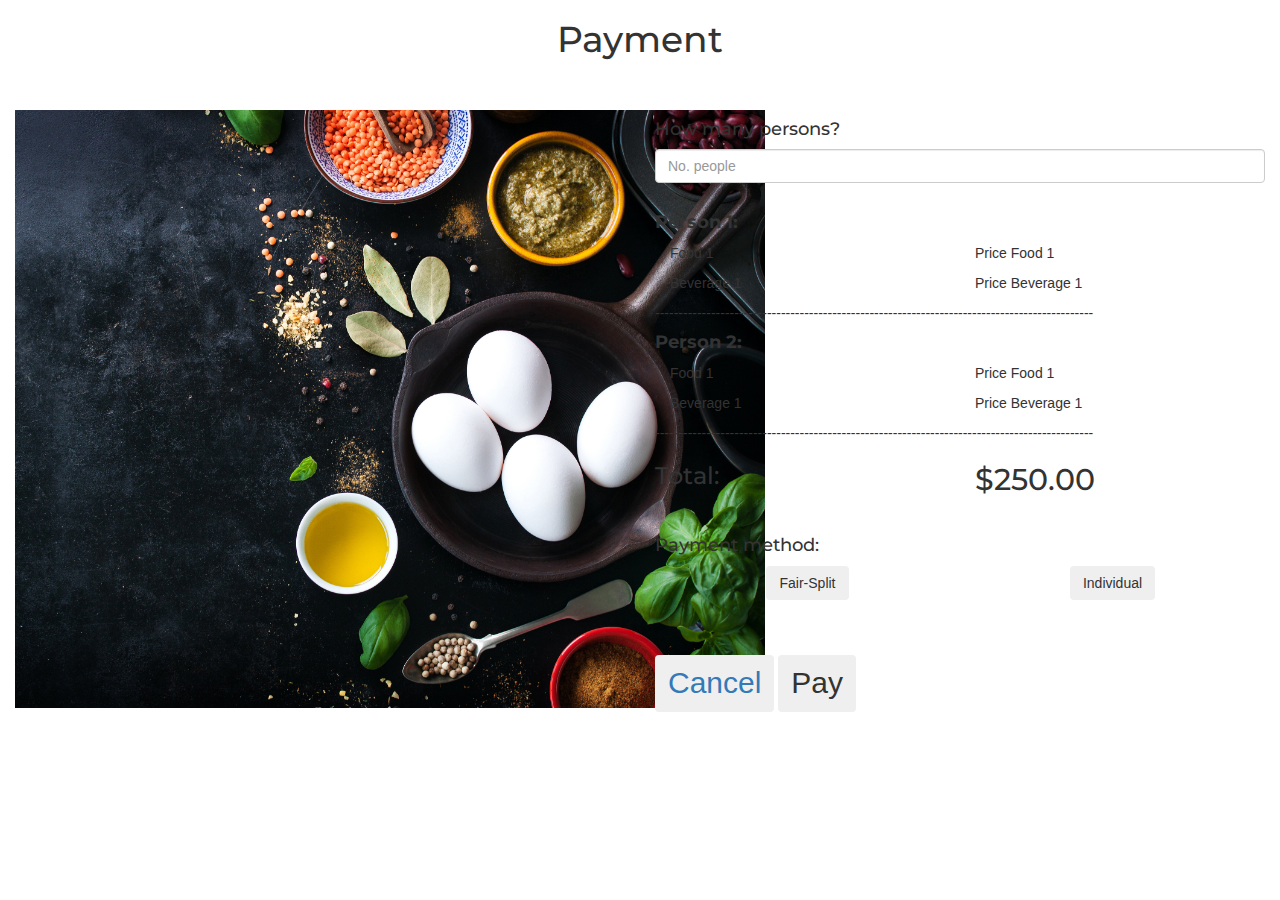
<file: Front/rPayment.html>
<!DOCTYPE html>
<html lang="en">
  <head>
    <title>Payment | Dine-Split!</title>
    <meta charset="utf-8">
    <meta name="viewport" content="width=device-width, initial-scale=1">
    <meta http-equiv="X-UA-Compatible" content="ie-edge">

    <link rel="icon" href="img/16.png" type="image/png" sizes="20x20">
    <link rel="stylesheet" href="https://maxcdn.bootstrapcdn.com/bootstrap/3.3.7/css/bootstrap.min.css">
    <script src="https://ajax.googleapis.com/ajax/libs/jquery/1.12.4/jquery.min.js"></script>
    <script src="https://maxcdn.bootstrapcdn.com/bootstrap/3.3.7/js/bootstrap.min.js"></script>
    <link rel="stylesheet" type="text/css" href="css/style3.css">
    <link rel="stylesheet" href="https://fonts.googleapis.com/css?family=Raleway:300,400,500,600,700%7CDancing+Script%7CMontserrat:400,700%7CMerriweather:400,300italic%7CLato:400,700,900">
  </head>
  <body>

    <div class="container-fluid text-center">
      <h1>Payment</h1> <br><br>
      <div class="row">
        <div class="col-md-6">
          <div class="hidden-xs">
            <img src="img/17.jpg" alt="payment" width="750px">
          </div>
        </div>
        <div class="col-md-6">
          <div class="row">
            <form>
              <div class="col-sm-12 form-group text-left">
                <h4>How many persons?</h4>
                <input class="form-control" type="number" name="people" placeholder="No. people" required> <br>
                <h4> <b>Person 1:</b> </h4>
                <div class="col-md-6">
                  <p>Food 1</p>
                  <p>Beverage 1</p>
                </div>
                <div class="col-md-6">
                  <p>Price Food 1</p>
                  <p>Price Beverage 1</p>
                </div>
                ----------------------------------------------------------------------------------------------
                <h4> <b>Person 2:</b> </h4>
                <div class="col-md-6">
                  <p>Food 1</p>
                  <p>Beverage 1</p>
                </div>
                <div class="col-md-6">
                  <p>Price Food 1</p>
                  <p>Price Beverage 1</p>
                </div>
                ----------------------------------------------------------------------------------------------
                <!-- <hr> -->
                <div class="row">
                  <div class="col-md-6">
                    <h3>Total: </h3>
                  </div>
                  <div class="col-md-6">
                    <h2>$250.00</h2> <br>
                    <!-- Cambiar con la base de datos. -->
                  </div>
                </div>
                <h4>Payment method: </h4>
                <div class="col-sm-6 text-center">
                  <button class="btn" name="button">Fair-Split</button>
                </div>
                <div class="col-sm-6 text-center">
                  <button class="btn" name="button">Individual</button>
                </div>
            </form>
          </div>
        </div>
        <br> <br>
        <div class="col-sm-12 form-group row text-left">
          <a href="r_OrderPay.html"><button class="btn" type="submit" name="button" style="font-size: 30px">Cancel</button></a>
          <button class="btn" type="submit" name="button" style="font-size: 30px">Pay</button>
        </div>
      </div>
      </div>
    </div>
  </body>
</html>
</file>
<file: Front/css/style_1.css>
/* .container {
    position: relative;
    width: 50%;
} */

#imagen.image {
  opacity: 1;
  display: block;
  width: 100%;
  height: auto;
  transition: .5s ease;
  backface-visibility: hidden;
}

h1, h2, h3, h4, h5 , h6{
      font-family: Montserrat, sans-serif;
}

.middle {
  transition: .5s ease;
  opacity: 0;
  position: absolute;
  top: 50%;
  left: 50%;
  transform: translate(-50%, -50%);
  -ms-transform: translate(-50%, -50%);
  text-align: center;
}

.card:hover .image {
  opacity: 0.3;
}

.card:hover .middle {
  opacity: 1;
}

#button.btn {
  background-color: #EE712B;
  color: white;
  font-size: 16px;
  padding: 16px 32px;
}
#button:hover{
    background-color:#F1E9E3;
    color: black;
    font-weight: 600;
}

#botonfiltrado{
 padding-bottom: 5px;
 padding-left: 45px;

}
#button-F.btn {
  background-color: #EE712B;
  color: white;
  font-size: 16px;
  padding: 16px 32px;
}
#button-F-ho:hover{
    background-color:#F1E9E3;
    color: black;
    font-weight: 600;
}
#cancelbutton{
  float: right;
}

#returnbutton{
  float: right;
  margin-bottom: 50px;
  margin-right: 20px;
  background-color: #EE712B;
  color: white;
  font-size: 16px;
  padding: 16px 32px;
}
#returnbutton:hover{
    background-color:#DC4712;
    opacity: 0.8;
    font-weight: 600;
}

#opentext{
  padding-left: 45px;
  font-family: Montserrat, sans-serif;
}

#center_Actions{
  text-align:center;
  margin: auto;
}

#montse{
  font-family: Montserrat, sans-serif;
}
#raleway{
  font-family: Raleway;
}

#button-Do.btn {
  background-color: #EE712B;
  color: white;
  font-size: 16px;
  padding: 16px 32px;
}
#button-Do:hover{
    background-color:#DC4712;
    color: white;
    font-weight: 600;
}
</file>
<file: Front/css/style3.css>
.container {
  padding: 80px 30px;
}

h1, h2, h3, h4, h5 , h6{
      font-family: Montserrat, sans-serif;
}


.option {
  position: relative;
  font-family: sans-serif;
  border-radius: 15px;
  width: 70%;
  height: 70%;
}

.option img {
  width: 100%;
  border-radius: 15px;
  vertical-align: top;
}

.mine h1 {
  padding-bottom: 30px;
}

.mine h4 {
  font-weight: bold;
}
#montse{
  font-family: Montserrat, sans-serif;
}
#raleway{
  font-family: Raleway;
}

#appetizer, #mdish, #dessert, #beverages{
  font-family: Raleway;
}


#botonOrden.btn{
  float: right;
  margin-bottom: 50px;
  margin-right: 20px;
  background-color: #EE712B;
  color: white;
  font-size: 16px;
  padding: 16px 32px;
}
#botonOrden.btn:hover{
    background-color:#DC4712;
    opacity: 0.8;
    color:white;
    font-weight: bold;
}
</file>
<file: Front/css/estiloMenu.css>
.alimento img{
    margin: 20px 0;
}

.alimento select{
    width: 50%;
    float: left;
}

.alimento .btn{
    width: 100%;
    margin: 14px 0;
}

#filtros{
    padding: 0 144px;
}

#botonCarrito{
    color: white;
    background-color: #EE712B;
    font-size: 50px;
    border-radius: 61px;
    width: 100px;
    text-align: center;
    height: 100px;
    padding: 12px 5px 0px 7px;
    position: fixed;
    bottom: 4vh;
    right: 3vw;
    cursor: pointer;
}

#cantidadCarrito{
    color: white;
    background-color: red;
    font-size: 20px;
    position: fixed;
    right: 4vw;
    bottom: 10vh;
    width: 30px;
    border-radius: 16px;
}

#carrito{
    border: 2px solid black;
    border-bottom: none;
    border-top-left-radius: 12px;
    border-top-right-radius: 12px;
    padding-top: 14px;
    width: 560px;
    font-size: 22px
}

#carrito .col-8{
    border-right: 2px solid black;
}



#carrito #footer{
    border-top: 2px solid black;
    text-align: center;
    font-weight: bold;
}

#carrito .col-4{
    text-align: right;
}

#carrito #header{
    border-bottom: 2px solid black;
    text-align: center !important;
    font-weight: bold;
}

#insertarPersonas{
    background-color: #e4e4e4;
    padding: 24px;
    overflow: auto;
    height: 142px;
}

#insertarPersonas .contUsuario{
    text-align: center;
    font-size: 55px;
    background-color: #dc4712;
    border-radius: 442px;
    display: block;
    cursor: pointer;
    color: white;
    width: 80px;
    margin: auto;
}

#insertarPersonas .contUsuario.selected{
    font-size: 45px;
    width: 85px;
    border: 8px solid black;
}

#insertarPersonas .nombreUsuario{
    margin-top: 4px;
    text-align: center
}
</file>
